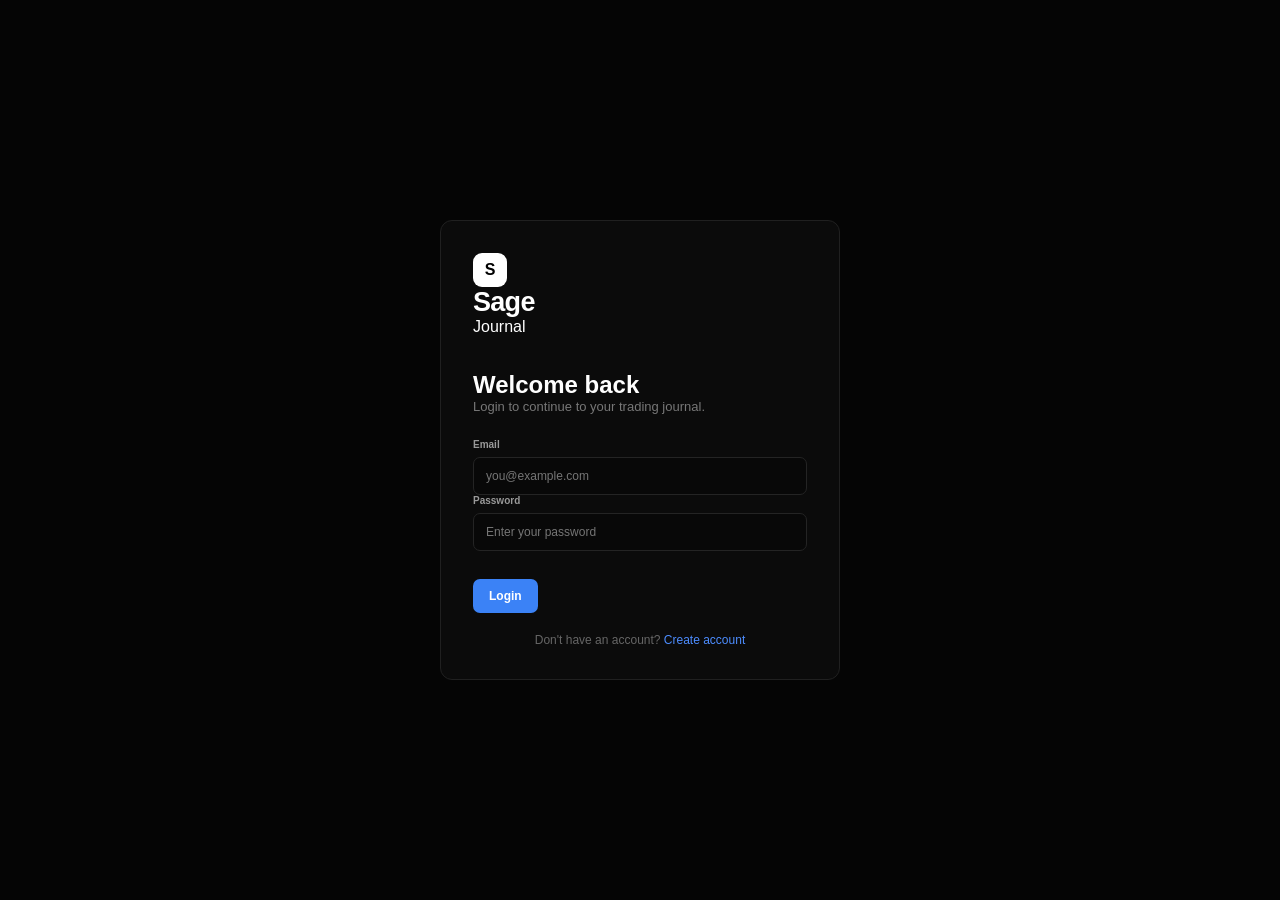
<file: index.html>
<!DOCTYPE html>
<html lang="en">

<head>
    <meta charset="UTF-8">

    <meta
        name="viewport"
        content="width=device-width, initial-scale=1.0"
    >

    <title>Sage Journal — Dashboard</title>

    <link
        rel="stylesheet"
        href="./css/style.css"
    >

    <style>
        html.auth-checking,
        body.auth-loading {
            visibility: hidden;
        }

        body.authenticated {
            visibility: visible;
        }
    </style>

    <script>
        (function () {
            const token =
                localStorage.getItem("sageJournalToken");

            if (!token) {
                window.location.replace("./login.html");
                return;
            }

            document.documentElement.classList.add(
                "auth-checking"
            );
        })();
    </script>
</head>

<body class="auth-loading">

<div class="app">

    <aside class="sidebar">

        <div class="brand">

            <div class="brand-mark">
                S
            </div>

            <div>
                <h2>Sage</h2>
                <span>Journal</span>
            </div>

        </div>

        <nav>

            <a
                href="./index.html"
                class="nav-item active"
            >
                <span>⌂</span>
                Dashboard
            </a>

            <a
                href="./calendar.html"
                class="nav-item"
            >
                <span>□</span>
                Calendar
            </a>

            <a
                href="./trades.html"
                class="nav-item"
            >
                <span>↗</span>
                Trades
            </a>

            <a
                href="./add-trade.html"
                class="nav-item"
            >
                <span>＋</span>
                Add Trade
            </a>

            <a
                href="./analytics.html"
                class="nav-item"
            >
                <span>◫</span>
                Analytics
            </a>

        </nav>

        <div class="sidebar-bottom">

            <div class="account-mini">

                <div
                    class="avatar"
                    data-user-avatar
                >
                    S
                </div>

                <div>

                    <strong data-user-name>
                        Trader
                    </strong>

                    <small data-user-email>
                        Loading...
                    </small>

                </div>

            </div>

            <button
                id="logoutButton"
                class="logout-button"
                type="button"
            >
                Logout
            </button>

        </div>

    </aside>


    <main class="main">

        <header class="topbar">

            <button
                class="mobile-menu"
                id="mobileMenu"
                type="button"
            >
                ☰
            </button>

            <div>

                <p class="eyebrow">
                    TRADING JOURNAL
                </p>

                <h1>
                    Dashboard
                </h1>

            </div>

            <a
                href="./add-trade.html"
                class="primary-btn"
            >
                + Add Trade
            </a>

        </header>


        <div id="dashboard">

            <section class="stats-grid">

                <div class="stat-card">

                    <span>Total P&L</span>

                    <strong id="totalPnl">
                        $0.00
                    </strong>

                    <small class="positive">
                        +0.00%
                    </small>

                </div>


                <div class="stat-card">

                    <span>Win Rate</span>

                    <strong id="winRate">
                        0%
                    </strong>

                    <small>
                        0 trades
                    </small>

                </div>


                <div class="stat-card">

                    <span>Profit Factor</span>

                    <strong id="profitFactor">
                        0.00
                    </strong>

                    <small>
                        Overall
                    </small>

                </div>


                <div class="stat-card">

                    <span>Total Trades</span>

                    <strong id="totalTrades">
                        0
                    </strong>

                    <small>
                        This account
                    </small>

                </div>

            </section>


            <section class="dashboard-grid">

                <div class="panel equity-panel">

                    <div class="panel-header">

                        <div>

                            <h3>
                                Equity Curve
                            </h3>

                            <p>
                                Your account performance over time
                            </p>

                        </div>

                        <select id="equityRange">

                            <option>All Time</option>
                            <option>This Month</option>
                            <option>This Week</option>

                        </select>

                    </div>


                    <div class="chart-container">

                        <canvas
                            id="equityChart"
                        ></canvas>

                        <div
                            class="empty-chart"
                            id="emptyChart"
                        >

                            <span>⌁</span>

                            <p>
                                No trades yet
                            </p>

                            <small>
                                Add your first trade to start tracking performance.
                            </small>

                        </div>

                    </div>

                </div>


                <div class="panel">

                    <div class="panel-header">

                        <div>

                            <h3>
                                Quick Stats
                            </h3>

                            <p>
                                Current performance
                            </p>

                        </div>

                    </div>


                    <div class="quick-stat">

                        <span>
                            Winning Trades
                        </span>

                        <strong id="winningTrades">
                            0
                        </strong>

                    </div>


                    <div class="quick-stat">

                        <span>
                            Losing Trades
                        </span>

                        <strong id="losingTrades">
                            0
                        </strong>

                    </div>


                    <div class="quick-stat">

                        <span>
                            Average R
                        </span>

                        <strong id="averageR">
                            0R
                        </strong>

                    </div>


                    <div class="quick-stat">

                        <span>
                            Best Trade
                        </span>

                        <strong id="bestTrade">
                            0R
                        </strong>

                    </div>


                    <div class="quick-stat">

                        <span>
                            Worst Trade
                        </span>

                        <strong id="worstTrade">
                            0R
                        </strong>

                    </div>

                </div>

            </section>


            <section class="panel recent-panel">

                <div class="panel-header">

                    <div>

                        <h3>
                            Recent Trades
                        </h3>

                        <p>
                            Your latest journal entries
                        </p>

                    </div>

                    <a
                        href="./trades.html"
                        class="text-btn"
                    >
                        View all →
                    </a>

                </div>


                <div class="table-wrapper">

                    <table>

                        <thead>

                            <tr>

                                <th>Date</th>
                                <th>Pair</th>
                                <th>Direction</th>
                                <th>Setup</th>
                                <th>Result</th>
                                <th>R</th>
                                <th>P&L</th>

                            </tr>

                        </thead>

                        <tbody id="recentTrades">

                            <tr class="empty-row">

                                <td colspan="7">
                                    No trades recorded yet.
                                </td>

                            </tr>

                        </tbody>

                    </table>

                </div>

            </section>

        </div>

    </main>

</div>

<script src="./js/app.js"></script>

</body>
</html>
</file>
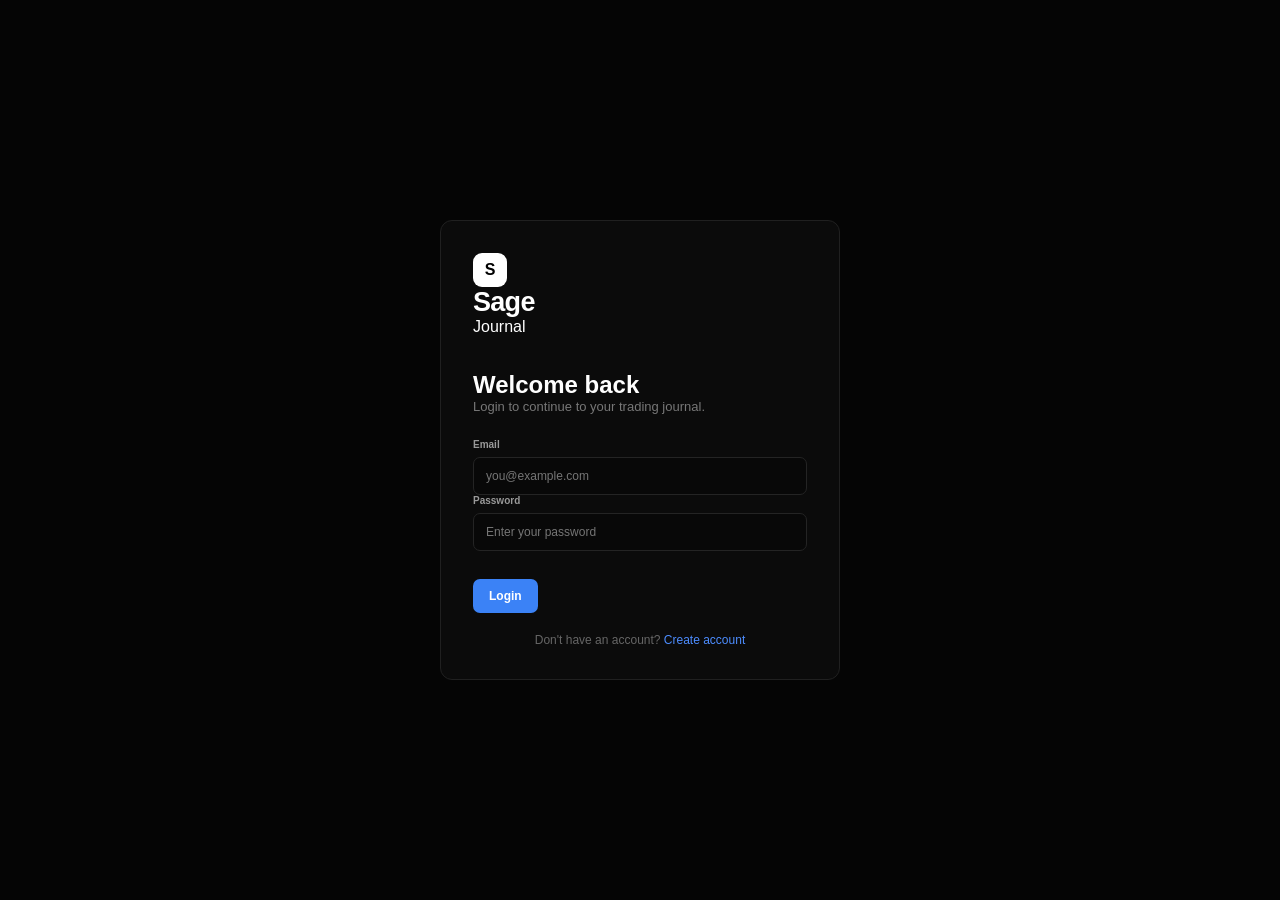
<file: add-trade.html>
<!DOCTYPE html>
<html lang="en">

<head>
    <meta charset="UTF-8">
    <meta name="viewport" content="width=device-width, initial-scale=1.0">
    <title>Sage Journal — Add Trade</title>
    <link rel="stylesheet" href="css/style.css">
</head>

<body>

<div class="app">

    <aside class="sidebar">

        <div class="brand">
            <div class="brand-mark">S</div>

            <div>
                <h2>Sage</h2>
                <span>Journal</span>
            </div>
        </div>

        <nav>
            <a href="index.html" class="nav-item">
                <span>⌂</span> Dashboard
            </a>

            <a href="calendar.html" class="nav-item">
                <span>□</span> Calendar
            </a>

            <a href="trades.html" class="nav-item">
                <span>↗</span> Trades
            </a>

            <a href="add-trade.html" class="nav-item active">
                <span>＋</span> Add Trade
            </a>

            <a href="analytics.html" class="nav-item">
                <span>◫</span> Analytics
            </a>
        </nav>

        <div class="sidebar-bottom">
            <div class="account-mini">
                <div class="avatar">S</div>

                <div>
                    <strong>Trader</strong>
                    <small>Demo Account</small>
                </div>
            </div>
        </div>

    </aside>


    <main class="main">

        <header class="topbar">

            <button class="mobile-menu" id="mobileMenu">
                ☰
            </button>

            <div>
                <p class="eyebrow">TRADING JOURNAL</p>
                <h1>Add Trade</h1>
            </div>

        </header>


        <form id="tradeForm" class="trade-form">


            <!-- TRADE INFORMATION -->

            <section class="panel">

                <div class="panel-header">
                    <div>
                        <h3>Trade Information</h3>
                        <p>Basic information about the trade.</p>
                    </div>
                </div>


                <div class="form-grid">

                    <div class="form-group">
                        <label>Date</label>
                        <input type="date" id="tradeDate" required>
                    </div>


                    <div class="form-group">
                        <label>Entry Time</label>
                        <input type="time" id="entryTime">
                    </div>


                    <div class="form-group">
                        <label>Exit Time</label>
                        <input type="time" id="exitTime">
                    </div>


                    <div class="form-group">
                        <label>Pair / Market</label>
                        <input
                            type="text"
                            id="pair"
                            placeholder="EURUSD"
                            required
                        >
                    </div>


                    <div class="form-group">
                        <label>Direction</label>

                        <select id="direction">
                            <option value="Buy">Buy</option>
                            <option value="Sell">Sell</option>
                        </select>
                    </div>


                    <div class="form-group">
                        <label>Session</label>

                        <select id="session">
                            <option value="London">London</option>
                            <option value="New York">New York</option>
                            <option value="Asian">Asian</option>
                            <option value="Other">Other</option>
                        </select>
                    </div>


                    <div class="form-group">
                        <label>Account</label>

                        <select id="account">
                            <option value="Demo">Demo Account</option>
                            <option value="Live">Live Account</option>
                        </select>
                    </div>


                    <div class="form-group">
                        <label>Strategy</label>

                        <input
                            type="text"
                            id="strategy"
                            placeholder="My strategy"
                        >
                    </div>


                    <div class="form-group">
                        <label>Setup</label>

                        <input
                            type="text"
                            id="setup"
                            placeholder="MSS + FVG"
                        >
                    </div>

                </div>

            </section>



            <!-- MARKET CONTEXT -->

            <section class="panel">

                <div class="panel-header">

                    <div>
                        <h3>Market Context</h3>
                        <p>Record what you saw before entering.</p>
                    </div>

                </div>


                <div class="form-grid">

                    <div class="form-group">
                        <label>HTF — 4H Bias</label>

                        <select id="htfBias">
                            <option value="">Select</option>
                            <option value="Bullish">Bullish</option>
                            <option value="Bearish">Bearish</option>
                            <option value="Neutral">Neutral</option>
                        </select>
                    </div>


                    <div class="form-group">
                        <label>MTF — 15M Structure</label>

                        <select id="mtfStructure">
                            <option value="">Select</option>
                            <option value="Bullish">Bullish</option>
                            <option value="Bearish">Bearish</option>
                            <option value="Range">Range</option>
                        </select>
                    </div>


                    <div class="form-group">
                        <label>LTF — 5M Confirmation</label>

                        <select id="ltfConfirmation">
                            <option value="">Select</option>
                            <option value="MSS">MSS</option>
                            <option value="Pattern">Pattern</option>
                            <option value="Both">Both</option>
                            <option value="None">None</option>
                        </select>
                    </div>


                    <div class="form-group">
                        <label>Liquidity Sweep</label>

                        <select id="liquidity">
                            <option value="">Select</option>
                            <option value="Yes">Yes</option>
                            <option value="No">No</option>
                        </select>
                    </div>


                    <div class="form-group">
                        <label>MSS</label>

                        <select id="mss">
                            <option value="">Select</option>
                            <option value="Yes">Yes</option>
                            <option value="No">No</option>
                        </select>
                    </div>


                    <div class="form-group">
                        <label>FVG</label>

                        <select id="fvg">
                            <option value="">Select</option>
                            <option value="Yes">Yes</option>
                            <option value="No">No</option>
                        </select>
                    </div>


                    <div class="form-group">
                        <label>Order Block</label>

                        <select id="orderBlock">
                            <option value="">Select</option>
                            <option value="Yes">Yes</option>
                            <option value="No">No</option>
                        </select>
                    </div>


                    <div class="form-group">
                        <label>Support / Resistance</label>

                        <select id="zone">
                            <option value="">Select</option>
                            <option value="Support">Support</option>
                            <option value="Resistance">Resistance</option>
                            <option value="None">None</option>
                        </select>
                    </div>

                </div>

            </section>



            <!-- EXECUTION -->

            <section class="panel">

                <div class="panel-header">

                    <div>
                        <h3>Execution</h3>
                        <p>Record the actual trade.</p>
                    </div>

                </div>


                <div class="form-grid">

                    <div class="form-group">
                        <label>Entry Price</label>

                        <input
                            type="number"
                            step="any"
                            id="entry"
                            placeholder="1.08000"
                            required
                        >
                    </div>


                    <div class="form-group">
                        <label>Stop Loss</label>

                        <input
                            type="number"
                            step="any"
                            id="stopLoss"
                            placeholder="1.07800"
                            required
                        >
                    </div>


                    <div class="form-group">
                        <label>Take Profit</label>

                        <input
                            type="number"
                            step="any"
                            id="takeProfit"
                            placeholder="1.08400"
                            required
                        >
                    </div>


                    <div class="form-group">
                        <label>Exit Price</label>

                        <input
                            type="number"
                            step="any"
                            id="exitPrice"
                            placeholder="1.08350"
                        >
                    </div>


                    <div class="form-group">
                        <label>Risk ($)</label>

                        <input
                            type="number"
                            step="any"
                            id="risk"
                            placeholder="2"
                            required
                        >
                    </div>


                    <div class="form-group">
                        <label>Position Size</label>

                        <input
                            type="number"
                            step="any"
                            id="positionSize"
                            placeholder="0.01"
                        >
                    </div>


                    <div class="form-group">
                        <label>Result</label>

                        <select id="result">
                            <option value="win">Win</option>
                            <option value="loss">Loss</option>
                            <option value="breakeven">Breakeven</option>
                        </select>
                    </div>


                    <div class="form-group">
                        <label>Actual R</label>

                        <input
                            type="number"
                            step="any"
                            id="rResult"
                            placeholder="2"
                            required
                        >
                    </div>


                    <div class="form-group">
                        <label>P&L ($)</label>

                        <input
                            type="number"
                            step="any"
                            id="pnl"
                            placeholder="4"
                            required
                        >
                    </div>

                </div>


                <div class="calculation-grid">

                    <div class="calculation-box">
                        <span>Planned R:R</span>
                        <strong id="calculatedRR">1 : 0</strong>
                    </div>

                    <div class="calculation-box">
                        <span>Risk Distance</span>
                        <strong id="riskDistance">0</strong>
                    </div>

                    <div class="calculation-box">
                        <span>Reward Distance</span>
                        <strong id="rewardDistance">0</strong>
                    </div>

                </div>

            </section>



            <!-- PSYCHOLOGY -->

            <section class="panel">

                <div class="panel-header">

                    <div>
                        <h3>Psychology & Discipline</h3>
                        <p>Track your behaviour, not just your result.</p>
                    </div>

                </div>


                <div class="form-grid">

                    <div class="form-group">
                        <label>Before Trade</label>

                        <select id="psychologyBefore">
                            <option value="">Select</option>
                            <option value="Calm">Calm</option>
                            <option value="Confident">Confident</option>
                            <option value="Unsure">Unsure</option>
                            <option value="FOMO">FOMO</option>
                            <option value="Fear">Fear</option>
                            <option value="Revenge">Revenge</option>
                        </select>
                    </div>


                    <div class="form-group">
                        <label>During Trade</label>

                        <select id="psychologyDuring">
                            <option value="">Select</option>
                            <option value="Calm">Calm</option>
                            <option value="Patient">Patient</option>
                            <option value="Fearful">Fearful</option>
                            <option value="Overmanaged">Overmanaged</option>
                            <option value="FOMO">FOMO</option>
                        </select>
                    </div>


                    <div class="form-group">
                        <label>After Trade</label>

                        <select id="psychologyAfter">
                            <option value="">Select</option>
                            <option value="Satisfied">Satisfied</option>
                            <option value="Frustrated">Frustrated</option>
                            <option value="Regret">Regret</option>
                            <option value="Neutral">Neutral</option>
                        </select>
                    </div>


                    <div class="form-group">
                        <label>Followed Plan?</label>

                        <select id="followedPlan">
                            <option value="">Select</option>
                            <option value="Yes">Yes</option>
                            <option value="Partially">Partially</option>
                            <option value="No">No</option>
                        </select>
                    </div>


                    <div class="form-group">
                        <label>Trade Quality</label>

                        <select id="tradeQuality">
                            <option value="">Select</option>
                            <option value="A+">A+</option>
                            <option value="A">A</option>
                            <option value="B">B</option>
                            <option value="C">C</option>
                        </select>
                    </div>


                    <div class="form-group">
                        <label>Mistake</label>

                        <select id="mistake">
                            <option value="None">None</option>
                            <option value="Early Entry">Early Entry</option>
                            <option value="Late Entry">Late Entry</option>
                            <option value="Moved SL">Moved SL</option>
                            <option value="Closed Early">Closed Early</option>
                            <option value="Overtrading">Overtrading</option>
                            <option value="FOMO">FOMO</option>
                            <option value="Revenge Trading">Revenge Trading</option>
                            <option value="Ignored Rules">Ignored Rules</option>
                        </select>
                    </div>

                </div>

            </section>



            <!-- REVIEW -->

            <section class="panel">

                <div class="panel-header">

                    <div>
                        <h3>Trade Review</h3>
                        <p>Review the trade while it is still fresh.</p>
                    </div>

                </div>


                <div class="review-fields">

                    <div class="form-group">

                        <label>Why did I enter?</label>

                        <textarea
                            id="entryReason"
                            rows="4"
                            placeholder="What was the reason for this entry?"
                        ></textarea>

                    </div>


                    <div class="form-group">

                        <label>What happened?</label>

                        <textarea
                            id="whatHappened"
                            rows="4"
                            placeholder="Describe how the trade developed."
                        ></textarea>

                    </div>


                    <div class="form-group">

                        <label>What did I do well?</label>

                        <textarea
                            id="whatDidWell"
                            rows="4"
                            placeholder="What part of the execution was good?"
                        ></textarea>

                    </div>


                    <div class="form-group">

                        <label>What could I improve?</label>

                        <textarea
                            id="improvement"
                            rows="4"
                            placeholder="What should I do differently next time?"
                        ></textarea>

                    </div>


                    <div class="form-group">

                        <label>Additional Notes</label>

                        <textarea
                            id="notes"
                            rows="5"
                            placeholder="Anything else worth remembering..."
                        ></textarea>

                    </div>

                </div>

            </section>



            <!-- SCREENSHOTS -->

            <section class="panel">

                <div class="panel-header">

                    <div>
                        <h3>Trade Screenshots</h3>
                        <p>Add chart screenshots for later review.</p>
                    </div>

                </div>


                <div class="screenshot-grid">

                    <label class="upload-box">

                        <input
                            type="file"
                            id="beforeScreenshot"
                            accept="image/*"
                            hidden
                        >

                        <span>＋</span>

                        <strong>Before Trade</strong>

                        <small>
                            Chart before entry
                        </small>

                    </label>


                    <label class="upload-box">

                        <input
                            type="file"
                            id="afterScreenshot"
                            accept="image/*"
                            hidden
                        >

                        <span>＋</span>

                        <strong>After Trade</strong>

                        <small>
                            Chart after exit
                        </small>

                    </label>

                </div>

            </section>



            <div class="form-actions">

                <a
                    href="index.html"
                    class="secondary-btn"
                >
                    Cancel
                </a>

                <button
                    type="submit"
                    class="primary-btn"
                >
                    Save Trade
                </button>

            </div>


        </form>

    </main>

</div>

<script src="js/app.js"></script>

</body>
</html>
</file>
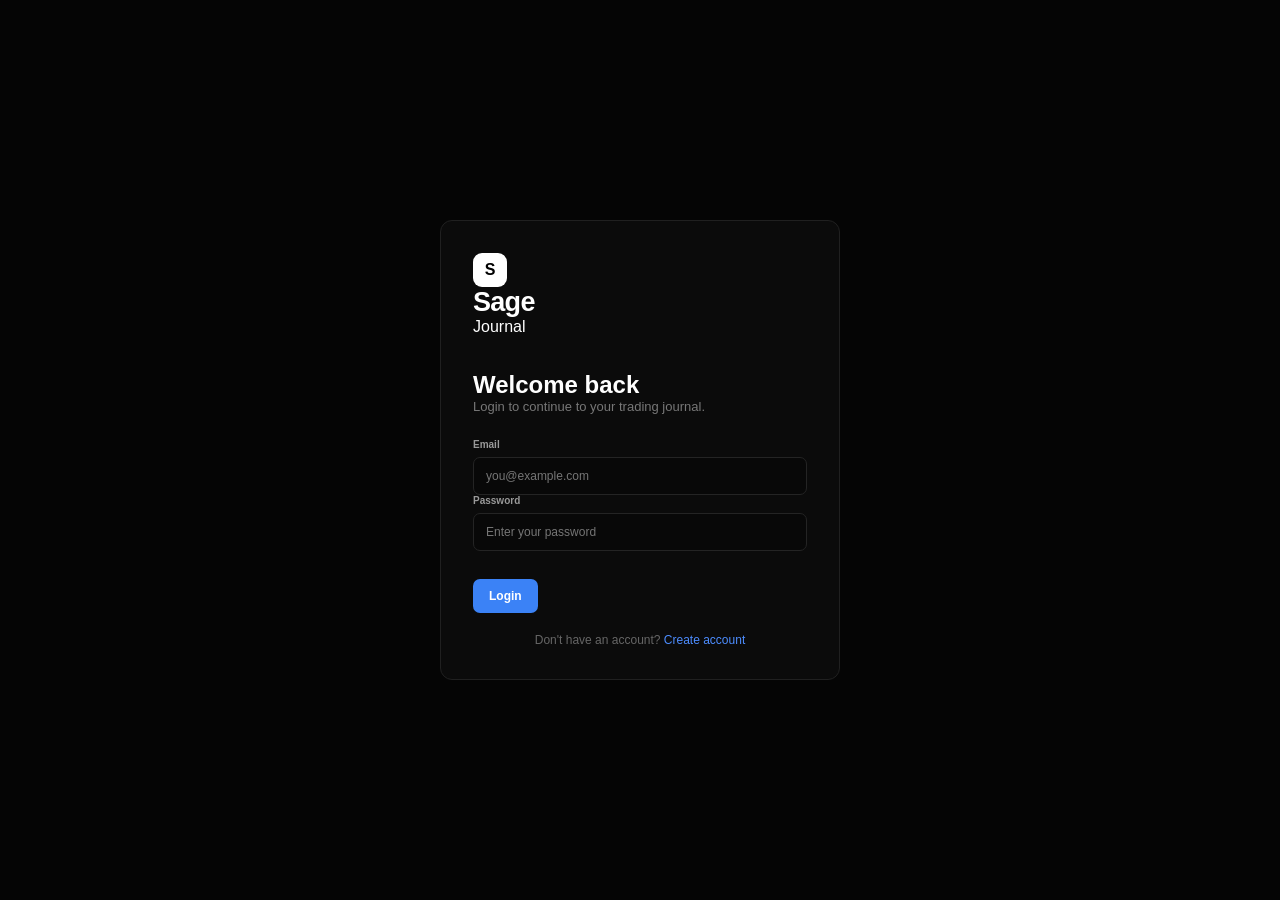
<file: analytics.html>
<!DOCTYPE html>
<html lang="en">

<head>

    <meta charset="UTF-8">

    <meta
        name="viewport"
        content="width=device-width, initial-scale=1.0"
    >

    <title>Sage Journal — Analytics</title>

    <link
        rel="stylesheet"
        href="css/style.css"
    >

</head>


<body>

<div class="app">


    <aside class="sidebar">

        <div class="brand">

            <div class="brand-mark">
                S
            </div>

            <div>
                <h2>Sage</h2>
                <span>Journal</span>
            </div>

        </div>


        <nav>

            <a href="index.html" class="nav-item">
                <span>⌂</span>
                Dashboard
            </a>

            <a href="calendar.html" class="nav-item">
                <span>□</span>
                Calendar
            </a>

            <a href="trades.html" class="nav-item">
                <span>↗</span>
                Trades
            </a>

            <a href="add-trade.html" class="nav-item">
                <span>＋</span>
                Add Trade
            </a>

            <a href="analytics.html" class="nav-item active">
                <span>◫</span>
                Analytics
            </a>

        </nav>


        <div class="sidebar-bottom">

            <div class="account-mini">

                <div class="avatar">
                    S
                </div>

                <div>
                    <strong>Trader</strong>
                    <small>Demo Account</small>
                </div>

            </div>

        </div>

    </aside>



    <main class="main">


        <header class="topbar">

            <button
                class="mobile-menu"
                id="mobileMenu"
            >
                ☰
            </button>


            <div>

                <p class="eyebrow">
                    TRADING JOURNAL
                </p>

                <h1>
                    Analytics
                </h1>

            </div>

        </header>



        <section class="stats-grid">

            <div class="stat-card">

                <span>
                    Expectancy
                </span>

                <strong id="analyticsExpectancy">
                    0R
                </strong>

                <small>
                    Per trade
                </small>

            </div>


            <div class="stat-card">

                <span>
                    Average Winner
                </span>

                <strong id="avgWinner">
                    0R
                </strong>

                <small>
                    Winning trades
                </small>

            </div>


            <div class="stat-card">

                <span>
                    Average Loser
                </span>

                <strong id="avgLoser">
                    0R
                </strong>

                <small>
                    Losing trades
                </small>

            </div>


            <div class="stat-card">

                <span>
                    Max Drawdown
                </span>

                <strong id="maxDrawdown">
                    0R
                </strong>

                <small>
                    From peak
                </small>

            </div>

        </section>



        <section class="analytics-grid">


            <div class="panel">

                <div class="panel-header">

                    <div>

                        <h3>
                            Performance by Session
                        </h3>

                        <p>
                            See where your edge performs best.
                        </p>

                    </div>

                </div>


                <div id="sessionAnalytics">

                    <div class="empty-state">
                        Add trades to see your session performance.
                    </div>

                </div>

            </div>



            <div class="panel">

                <div class="panel-header">

                    <div>

                        <h3>
                            Performance by Setup
                        </h3>

                        <p>
                            Compare your trading setups.
                        </p>

                    </div>

                </div>


                <div id="setupAnalytics">

                    <div class="empty-state">
                        Add trades to see setup performance.
                    </div>

                </div>

            </div>


        </section>



        <section class="panel">

            <div class="panel-header">

                <div>

                    <h3>
                        Performance by Pair
                    </h3>

                    <p>
                        Your results across different markets.
                    </p>

                </div>

            </div>


            <div id="pairAnalytics">

                <div class="empty-state">
                    Add trades to see pair performance.
                </div>

            </div>

        </section>


    </main>

</div>


<script src="js/app.js"></script>

</body>

</html>
</file>
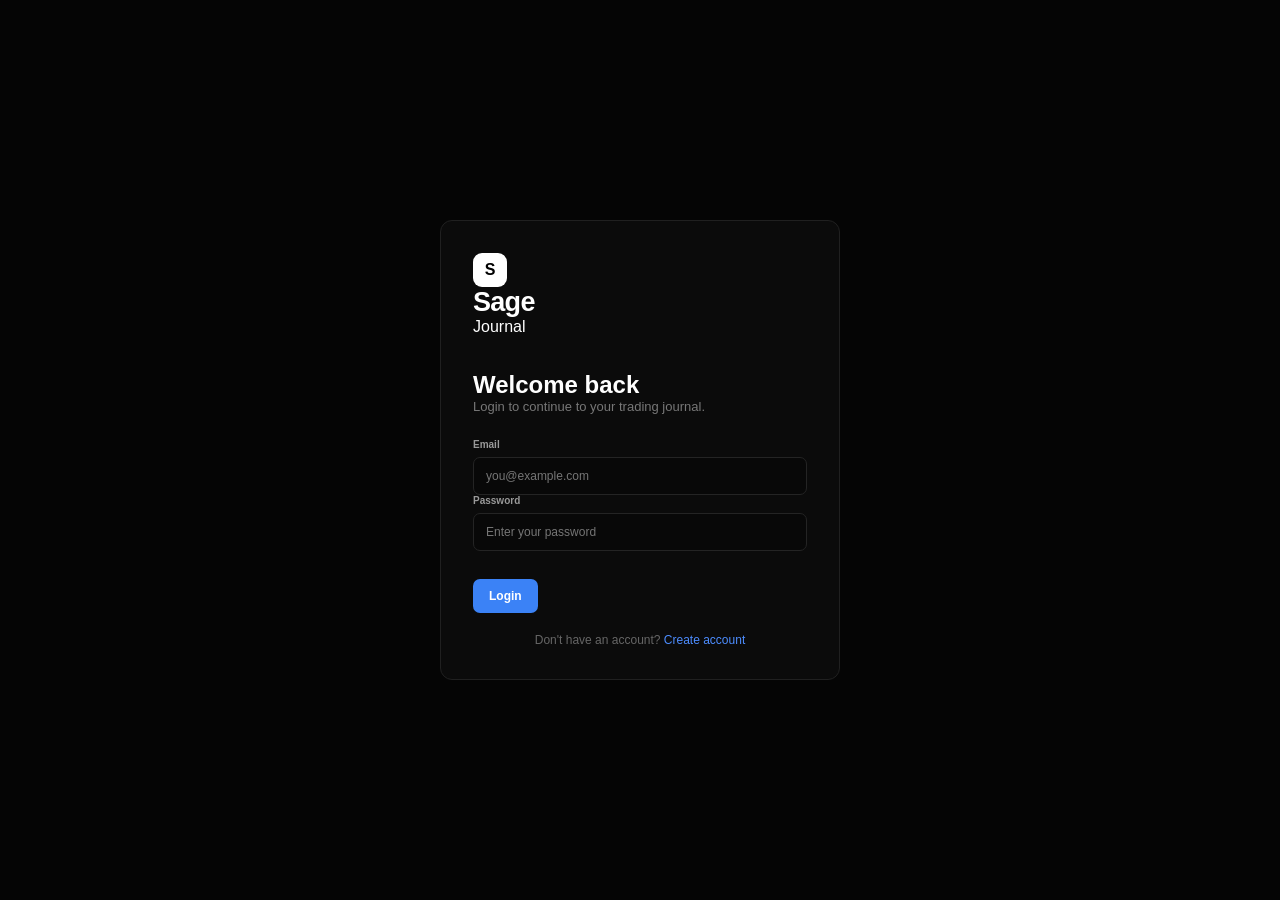
<file: calendar.html>
<!DOCTYPE html>
<html lang="en">
<head>
    <meta charset="UTF-8">
    <meta name="viewport" content="width=device-width, initial-scale=1.0">
    <title>Sage Journal — Calendar</title>
    <link rel="stylesheet" href="css/style.css">
</head>

<body>

<div class="app">

    <aside class="sidebar">
        <div class="brand">
            <div class="brand-mark">S</div>
            <div>
                <h2>Sage</h2>
                <span>Journal</span>
            </div>
        </div>

        <nav>
            <a href="index.html" class="nav-item">
                <span>⌂</span> Dashboard
            </a>

            <a href="calendar.html" class="nav-item active">
                <span>□</span> Calendar
            </a>

            <a href="trades.html" class="nav-item">
                <span>↗</span> Trades
            </a>

            <a href="add-trade.html" class="nav-item">
                <span>＋</span> Add Trade
            </a>

            <a href="analytics.html" class="nav-item">
                <span>◫</span> Analytics
            </a>
        </nav>

        <div class="sidebar-bottom">
            <div class="account-mini">
                <div class="avatar">S</div>
                <div>
                    <strong>Trader</strong>
                    <small>Demo Account</small>
                </div>
            </div>
        </div>
    </aside>


    <main class="main">

        <header class="topbar">
            <button class="mobile-menu" id="mobileMenu">☰</button>

            <div>
                <p class="eyebrow">TRADING JOURNAL</p>
                <h1>Calendar</h1>
            </div>

            <a href="add-trade.html" class="primary-btn">
                + Add Trade
            </a>
        </header>


        <section class="panel calendar-panel">

            <div class="calendar-top">

                <button class="calendar-arrow" id="prevMonth">←</button>

                <h2 id="calendarTitle"></h2>

                <button class="calendar-arrow" id="nextMonth">→</button>

            </div>


            <div class="calendar-weekdays">
                <span>Sun</span>
                <span>Mon</span>
                <span>Tue</span>
                <span>Wed</span>
                <span>Thu</span>
                <span>Fri</span>
                <span>Sat</span>
            </div>


            <div class="calendar-grid" id="calendarGrid"></div>


            <div class="calendar-legend">

                <div>
                    <i class="legend-dot win"></i>
                    Winning day
                </div>

                <div>
                    <i class="legend-dot loss"></i>
                    Losing day
                </div>

                <div>
                    <i class="legend-dot neutral"></i>
                    No trades
                </div>

            </div>

        </section>

    </main>

</div>

<script src="js/app.js"></script>

</body>
</html>
</file>
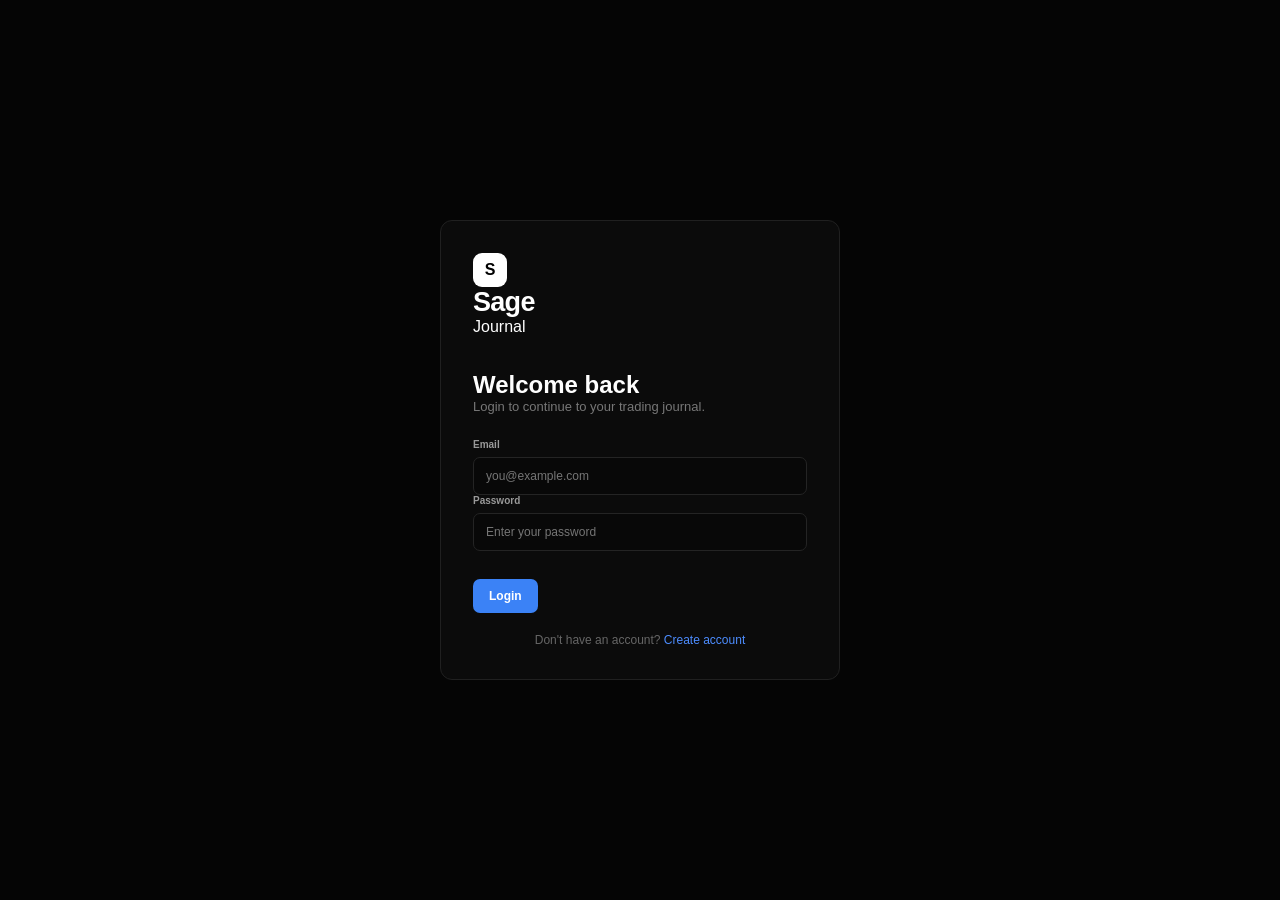
<file: login.html>
<!DOCTYPE html>
<html lang="en">

<head>

    <meta charset="UTF-8">

    <meta
        name="viewport"
        content="width=device-width, initial-scale=1.0"
    >

    <title>Sage Journal — Login</title>

    <link
        rel="stylesheet"
        href="./css/style.css"
    >

</head>

<body>

<main class="auth-page">

    <div class="auth-card">

        <div class="auth-brand">

            <div class="brand-mark">
                S
            </div>

            <div>
                <h1>Sage</h1>
                <span>Journal</span>
            </div>

        </div>


        <div class="auth-heading">

            <h2>
                Welcome back
            </h2>

            <p>
                Login to continue to your trading journal.
            </p>

        </div>


        <form id="loginForm">

            <div class="form-group">

                <label for="loginEmail">
                    Email
                </label>

                <input
                    type="email"
                    id="loginEmail"
                    name="email"
                    placeholder="you@example.com"
                    autocomplete="email"
                    required
                >

            </div>


            <div class="form-group">

                <label for="loginPassword">
                    Password
                </label>

                <input
                    type="password"
                    id="loginPassword"
                    name="password"
                    placeholder="Enter your password"
                    autocomplete="current-password"
                    required
                >

            </div>


            <p
                id="loginError"
                class="auth-error"
                aria-live="polite"
            ></p>


            <button
                type="submit"
                class="primary-btn auth-submit"
            >
                Login
            </button>

        </form>


        <div class="auth-switch">

            <span>
                Don't have an account?
            </span>

            <a
                href="./register.html"
                id="createAccountLink"
            >
                Create account
            </a>

        </div>

    </div>

</main>


<script src="./js/app.js"></script>

</body>
</html>
</file>
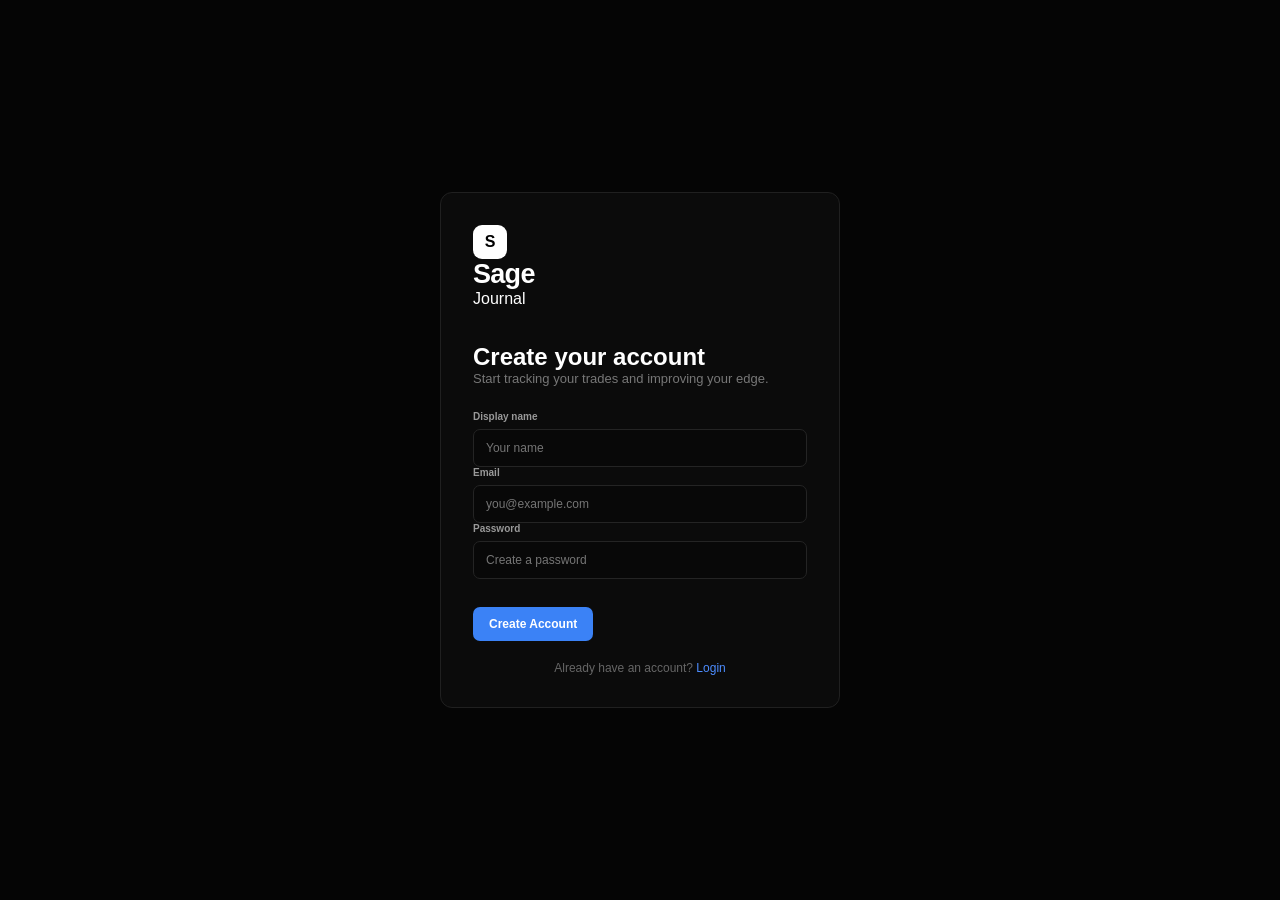
<file: register.html>
<!DOCTYPE html>
<html lang="en">

<head>

    <meta charset="UTF-8">

    <meta
        name="viewport"
        content="width=device-width, initial-scale=1.0"
    >

    <title>Sage Journal — Create Account</title>

    <link
        rel="stylesheet"
        href="./css/style.css"
    >

</head>

<body>

<main class="auth-page">

    <div class="auth-card">

        <div class="auth-brand">

            <div class="brand-mark">
                S
            </div>

            <div>
                <h1>Sage</h1>
                <span>Journal</span>
            </div>

        </div>


        <div class="auth-heading">

            <h2>
                Create your account
            </h2>

            <p>
                Start tracking your trades and improving your edge.
            </p>

        </div>


        <form id="registerForm">

            <div class="form-group">

                <label for="registerName">
                    Display name
                </label>

                <input
                    type="text"
                    id="registerName"
                    name="displayName"
                    placeholder="Your name"
                    autocomplete="name"
                    required
                >

            </div>


            <div class="form-group">

                <label for="registerEmail">
                    Email
                </label>

                <input
                    type="email"
                    id="registerEmail"
                    name="email"
                    placeholder="you@example.com"
                    autocomplete="email"
                    required
                >

            </div>


            <div class="form-group">

                <label for="registerPassword">
                    Password
                </label>

                <input
                    type="password"
                    id="registerPassword"
                    name="password"
                    placeholder="Create a password"
                    autocomplete="new-password"
                    minlength="8"
                    required
                >

            </div>


            <p
                id="registerError"
                class="auth-error"
                aria-live="polite"
            ></p>


            <button
                type="submit"
                class="primary-btn auth-submit"
            >
                Create Account
            </button>

        </form>


        <div class="auth-switch">

            <span>
                Already have an account?
            </span>

            <a
                href="./login.html"
                id="loginLink"
            >
                Login
            </a>

        </div>

    </div>

</main>


<script src="./js/app.js"></script>

</body>
</html>
</file>
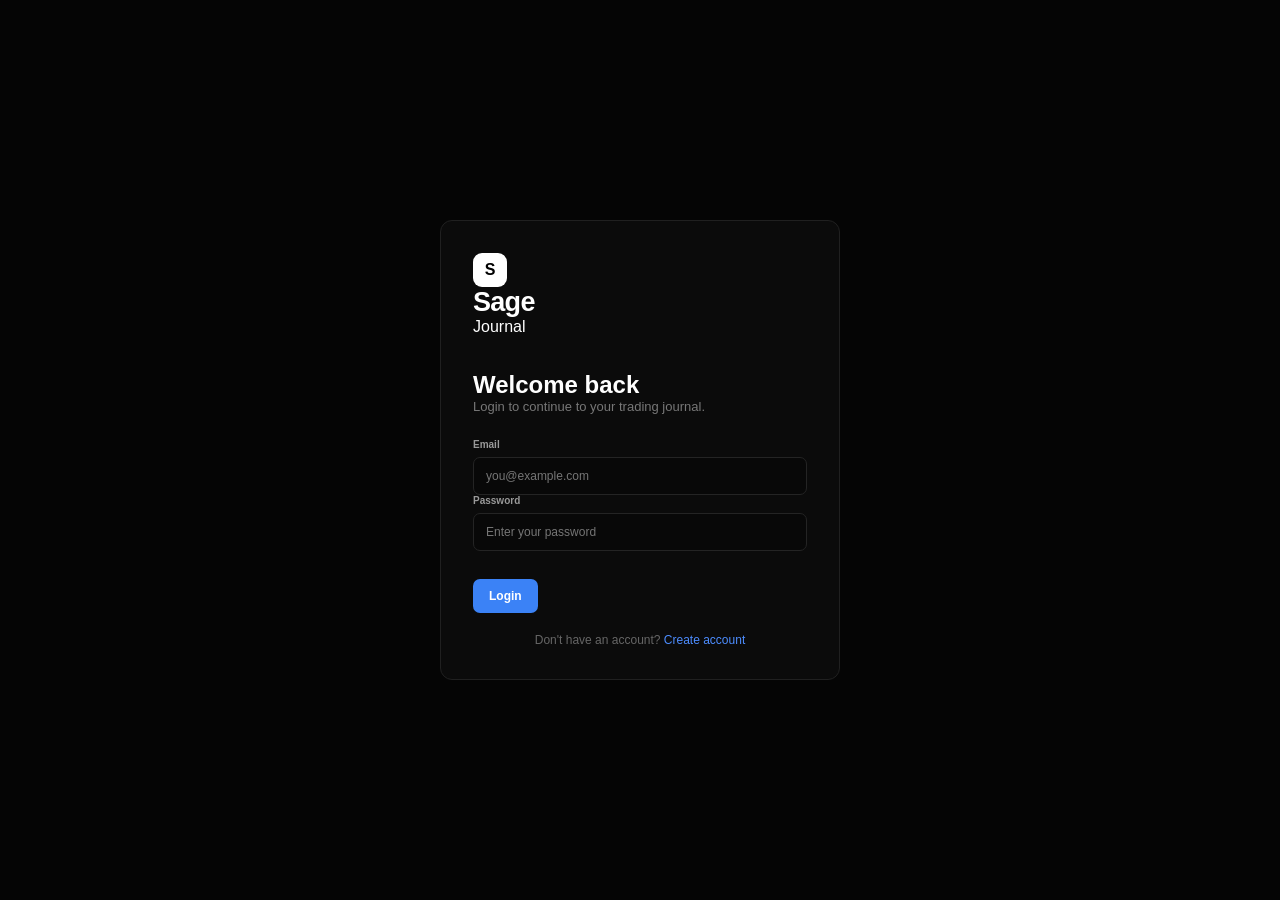
<file: trades.html>
<!DOCTYPE html>
<html lang="en">
<head>
    <meta charset="UTF-8">
    <meta name="viewport" content="width=device-width, initial-scale=1.0">
    <title>Sage Journal — Trades</title>
    <link rel="stylesheet" href="css/style.css">
</head>

<body>

<div class="app">

    <aside class="sidebar">

        <div class="brand">
            <div class="brand-mark">S</div>

            <div>
                <h2>Sage</h2>
                <span>Journal</span>
            </div>
        </div>


        <nav>

            <a href="index.html" class="nav-item">
                <span>⌂</span> Dashboard
            </a>

            <a href="calendar.html" class="nav-item">
                <span>□</span> Calendar
            </a>

            <a href="trades.html" class="nav-item active">
                <span>↗</span> Trades
            </a>

            <a href="add-trade.html" class="nav-item">
                <span>＋</span> Add Trade
            </a>

            <a href="analytics.html" class="nav-item">
                <span>◫</span> Analytics
            </a>

        </nav>


        <div class="sidebar-bottom">

            <div class="account-mini">

                <div class="avatar">S</div>

                <div>
                    <strong>Trader</strong>
                    <small>Demo Account</small>
                </div>

            </div>

        </div>

    </aside>


    <main class="main">

        <header class="topbar">

            <button class="mobile-menu" id="mobileMenu">☰</button>

            <div>
                <p class="eyebrow">TRADING JOURNAL</p>
                <h1>Trades</h1>
            </div>

            <a href="add-trade.html" class="primary-btn">
                + Add Trade
            </a>

        </header>


        <section class="panel">

            <div class="trade-toolbar">

                <div class="search-box">
                    <input
                        type="text"
                        id="tradeSearch"
                        placeholder="Search pair, setup..."
                    >
                </div>

                <select id="resultFilter">
                    <option value="all">All Results</option>
                    <option value="win">Wins</option>
                    <option value="loss">Losses</option>
                    <option value="breakeven">Breakeven</option>
                </select>

            </div>


            <div class="table-wrapper">

                <table>

                    <thead>

                        <tr>
                            <th>Date</th>
                            <th>Pair</th>
                            <th>Direction</th>
                            <th>Session</th>
                            <th>Setup</th>
                            <th>Result</th>
                            <th>R</th>
                            <th>P&L</th>
                        </tr>

                    </thead>


                    <tbody id="allTrades">

                        <tr class="empty-row">

                            <td colspan="8">
                                No trades recorded yet.
                            </td>

                        </tr>

                    </tbody>

                </table>

            </div>

        </section>

    </main>

</div>

<script src="js/app.js"></script>

</body>
</html>
</file>
<file: css/style.css>
* {
    margin: 0;
    padding: 0;
    box-sizing: border-box;
}


:root {
    --bg: #050505;
    --surface: #0b0b0b;
    --surface-2: #101010;
    --border: #1d1d1d;

    --text: #ffffff;
    --muted: #8a8a8a;

    --blue: #3b82f6;
    --blue-dark: #2563eb;

    --green: #42d392;
    --red: #ff5c5c;
}


body {
    background: var(--bg);
    color: var(--text);
    font-family:
        Inter,
        -apple-system,
        BlinkMacSystemFont,
        "Segoe UI",
        sans-serif;

    min-height: 100vh;
}


a {
    color: inherit;
    text-decoration: none;
}


button,
input,
select,
textarea {
    font: inherit;
}


button {
    cursor: pointer;
}


/* APP */

.app {
    min-height: 100vh;
    display: flex;
}


/* SIDEBAR */

.sidebar {
    width: 230px;
    min-height: 100vh;

    position: fixed;
    left: 0;
    top: 0;

    background: #080808;
    border-right: 1px solid var(--border);

    display: flex;
    flex-direction: column;

    padding: 24px 14px;

    z-index: 100;
}


.brand {
    display: flex;
    align-items: center;
    gap: 11px;

    padding: 0 9px 28px;
}


.brand-mark {
    width: 34px;
    height: 34px;

    display: grid;
    place-items: center;

    background: white;
    color: black;

    border-radius: 9px;

    font-weight: 800;
}


.brand h2 {
    font-size: 17px;
    line-height: 1;
}


.brand span {
    display: block;

    color: var(--muted);

    font-size: 11px;

    margin-top: 4px;
}


nav {
    display: flex;
    flex-direction: column;
    gap: 5px;
}


.nav-item {
    height: 42px;

    display: flex;
    align-items: center;

    gap: 12px;

    padding: 0 12px;

    border-radius: 8px;

    color: #858585;

    font-size: 13px;

    transition: 0.15s ease;
}


.nav-item span {
    width: 18px;
    text-align: center;
}


.nav-item:hover {
    color: white;
    background: #111111;
}


.nav-item.active {
    background: #151515;
    color: white;
}


.nav-item.active span {
    color: var(--blue);
}


.sidebar-bottom {
    margin-top: auto;
}


.account-mini {
    border-top: 1px solid var(--border);

    padding: 18px 8px 2px;

    display: flex;
    align-items: center;

    gap: 10px;
}


.avatar {
    width: 31px;
    height: 31px;

    border-radius: 50%;

    background: #151515;

    border: 1px solid #252525;

    display: grid;
    place-items: center;

    font-size: 12px;
}


.account-mini strong {
    display: block;
    font-size: 12px;
}


.account-mini small {
    display: block;

    color: var(--muted);

    margin-top: 2px;

    font-size: 10px;
}


/* MAIN */

.main {
    width: calc(100% - 230px);

    margin-left: 230px;

    padding: 34px;

    max-width: 1500px;
}


.topbar {
    display: flex;
    justify-content: space-between;
    align-items: center;

    margin-bottom: 28px;
}


.eyebrow {
    color: var(--blue);

    font-size: 9px;
    font-weight: 700;

    letter-spacing: 1.5px;

    margin-bottom: 7px;
}


h1 {
    font-size: 27px;

    letter-spacing: -0.7px;
}


h3 {
    font-size: 14px;
}


.panel-header p {
    color: var(--muted);

    font-size: 11px;

    margin-top: 5px;
}


/* BUTTONS */

.primary-btn {
    border: 0;

    background: var(--blue);

    color: white;

    padding: 10px 16px;

    border-radius: 7px;

    font-size: 12px;
    font-weight: 600;

    display: inline-flex;
    align-items: center;
    justify-content: center;

    transition: 0.15s;
}


.primary-btn:hover {
    background: var(--blue-dark);
}


.secondary-btn {
    border: 1px solid var(--border);

    background: #0d0d0d;

    color: white;

    padding: 10px 16px;

    border-radius: 7px;

    font-size: 12px;
}


.text-btn {
    color: var(--blue);

    font-size: 11px;
}


.mobile-menu {
    display: none;

    border: 1px solid var(--border);

    background: #101010;

    color: white;

    width: 38px;
    height: 38px;

    border-radius: 7px;
}


/* STATS */

.stats-grid {
    display: grid;

    grid-template-columns:
        repeat(4, minmax(0, 1fr));

    gap: 12px;

    margin-bottom: 14px;
}


.stat-card {
    background: var(--surface);

    border: 1px solid var(--border);

    border-radius: 10px;

    padding: 18px;
}


.stat-card span {
    color: var(--muted);

    display: block;

    font-size: 11px;

    margin-bottom: 9px;
}


.stat-card strong {
    font-size: 21px;

    letter-spacing: -0.5px;

    display: block;
}


.stat-card small {
    color: var(--muted);

    display: block;

    margin-top: 6px;

    font-size: 10px;
}


.positive {
    color: var(--green) !important;
}


.negative {
    color: var(--red) !important;
}


/* PANELS */

.panel {
    background: var(--surface);

    border: 1px solid var(--border);

    border-radius: 10px;

    padding: 19px;

    margin-bottom: 14px;
}


.panel-header {
    display: flex;
    justify-content: space-between;
    align-items: center;

    margin-bottom: 18px;
}


/* DASHBOARD */

.dashboard-grid {
    display: grid;

    grid-template-columns:
        minmax(0, 2fr)
        minmax(250px, 1fr);

    gap: 14px;
}


.chart-container {
    height: 300px;

    position: relative;
}


#equityChart {
    width: 100%;
    height: 100%;
}


.empty-chart {
    position: absolute;

    inset: 0;

    display: flex;

    flex-direction: column;

    align-items: center;

    justify-content: center;

    text-align: center;
}


.empty-chart span {
    font-size: 30px;

    color: #444;

    margin-bottom: 8px;
}


.empty-chart p {
    font-size: 13px;
}


.empty-chart small {
    color: var(--muted);

    font-size: 10px;

    margin-top: 5px;
}


.quick-stat {
    display: flex;

    justify-content: space-between;

    padding: 14px 0;

    border-bottom: 1px solid var(--border);

    font-size: 12px;
}


.quick-stat:last-child {
    border-bottom: 0;
}


.quick-stat span {
    color: var(--muted);
}


.quick-stat strong {
    font-weight: 600;
}


/* TABLE */

.table-wrapper {
    overflow-x: auto;
}


table {
    width: 100%;

    border-collapse: collapse;

    min-width: 700px;
}


th {
    text-align: left;

    color: #666;

    font-size: 9px;

    font-weight: 600;

    text-transform: uppercase;

    letter-spacing: 0.6px;

    padding: 11px 10px;

    border-bottom: 1px solid var(--border);
}


td {
    padding: 13px 10px;

    border-bottom: 1px solid #151515;

    font-size: 11px;
}


tbody tr:hover {
    background: #0f0f0f;
}


.empty-row td {
    text-align: center;

    color: var(--muted);

    padding: 40px;
}


.result-win {
    color: var(--green);
}


.result-loss {
    color: var(--red);
}


.result-breakeven {
    color: #aaa;
}


/* FORM */

.trade-form {
    display: flex;

    flex-direction: column;

    gap: 0;
}


.form-grid {
    display: grid;

    grid-template-columns:
        repeat(3, minmax(0, 1fr));

    gap: 16px;
}


.form-group {
    display: flex;

    flex-direction: column;

    gap: 7px;
}


.form-group label {
    font-size: 10px;

    color: #999;

    font-weight: 600;
}


.form-group input,
.form-group select,
.form-group textarea,
.trade-toolbar input,
.trade-toolbar select {

    width: 100%;

    border: 1px solid #242424;

    background: #080808;

    color: white;

    border-radius: 7px;

    padding: 11px 12px;

    outline: none;

    font-size: 12px;
}


.form-group input:focus,
.form-group select:focus,
.form-group textarea:focus {

    border-color: var(--blue);
}


.form-group textarea {
    resize: vertical;

    line-height: 1.6;
}


.calculation-box {
    margin-top: 18px;

    padding: 15px;

    border-radius: 8px;

    background: #0d0d0d;

    border: 1px solid var(--border);

    display: flex;

    justify-content: space-between;
}


.calculation-box span {
    color: var(--muted);

    font-size: 11px;
}


.calculation-box strong {
    color: var(--blue);

    margin-left: 15px;
}


.form-actions {
    display: flex;

    justify-content: flex-end;

    gap: 10px;

    margin-top: 4px;

    margin-bottom: 30px;
}


/* TRADE TOOLBAR */

.trade-toolbar {
    display: flex;

    justify-content: space-between;

    gap: 10px;

    margin-bottom: 18px;
}


.search-box {
    flex: 1;
}


.trade-toolbar select {
    width: 150px;
}


/* CALENDAR */

.calendar-top {
    display: flex;

    justify-content: center;

    align-items: center;

    gap: 20px;

    margin-bottom: 25px;
}


.calendar-top h2 {
    min-width: 180px;

    text-align: center;

    font-size: 16px;
}


.calendar-arrow {
    border: 1px solid var(--border);

    background: #101010;

    color: white;

    width: 34px;
    height: 34px;

    border-radius: 7px;
}


.calendar-weekdays,
.calendar-grid {

    display: grid;

    grid-template-columns:
        repeat(7, 1fr);

}


.calendar-weekdays span {

    text-align: center;

    color: #666;

    font-size: 10px;

    padding: 10px;
}


.calendar-day {

    min-height: 105px;

    border: 1px solid #161616;

    padding: 10px;

    position: relative;

    background: #090909;
}


.calendar-day:hover {
    background: #0e0e0e;
}


.calendar-day.other-month {
    opacity: 0.3;
}


.day-number {
    font-size: 11px;

    color: #aaa;
}


.day-result {
    position: absolute;

    left: 10px;
    bottom: 10px;

    font-size: 10px;

    font-weight: 600;
}


.day-result.win {
    color: var(--green);
}


.day-result.loss {
    color: var(--red);
}


.day-result.breakeven {
    color: #aaa;
}


.calendar-legend {

    display: flex;

    gap: 20px;

    margin-top: 20px;

    color: var(--muted);

    font-size: 10px;
}


.calendar-legend div {

    display: flex;

    align-items: center;

    gap: 6px;
}


.legend-dot {

    width: 7px;
    height: 7px;

    border-radius: 50%;
}


.legend-dot.win {
    background: var(--green);
}


.legend-dot.loss {
    background: var(--red);
}


.legend-dot.neutral {
    background: #444;
}


/* ANALYTICS */

.analytics-grid {

    display: grid;

    grid-template-columns:
        1fr 1fr;

    gap: 14px;
}


.analytics-row {

    display: flex;

    justify-content: space-between;

    align-items: center;

    padding: 13px 0;

    border-bottom: 1px solid var(--border);
}


.analytics-row:last-child {
    border-bottom: 0;
}


.analytics-name {
    font-size: 11px;
}


.analytics-meta {
    color: var(--muted);

    font-size: 10px;

    margin-top: 3px;
}


.analytics-value {
    font-size: 12px;

    font-weight: 600;
}


.empty-state {

    color: var(--muted);

    font-size: 11px;

    text-align: center;

    padding: 30px 10px;
}


/* MOBILE */

@media (max-width: 900px) {

    .sidebar {
        transform: translateX(-100%);

        transition: transform 0.2s ease;
    }


    .sidebar.open {
        transform: translateX(0);
    }


    .main {
        width: 100%;

        margin-left: 0;

        padding: 22px 16px;
    }


    .mobile-menu {
        display: block;
    }


    .topbar {
        gap: 12px;
    }


    .topbar > div {
        margin-right: auto;
    }


    .stats-grid {
        grid-template-columns:
            repeat(2, 1fr);
    }


    .dashboard-grid,
    .analytics-grid {
        grid-template-columns: 1fr;
    }


    .form-grid {
        grid-template-columns:
            repeat(2, 1fr);
    }

}


@media (max-width: 600px) {

    .main {
        padding: 18px 12px;
    }


    h1 {
        font-size: 23px;
    }


    .topbar {
        margin-bottom: 20px;
    }


    .primary-btn {
        padding: 9px 12px;

        font-size: 11px;
    }


    .stats-grid {
        gap: 8px;
    }


    .stat-card {
        padding: 14px;
    }


    .stat-card strong {
        font-size: 17px;
    }


    .panel {
        padding: 14px;
    }


    .form-grid {
        grid-template-columns: 1fr;
    }


    .trade-toolbar {
        flex-direction: column;
    }


    .trade-toolbar select {
        width: 100%;
    }


    .calendar-day {
        min-height: 70px;

        padding: 6px;
    }


    .calendar-weekdays span {
        font-size: 8px;
    }


    .day-result {
        left: 6px;
        bottom: 6px;

        font-size: 8px;
    }


    .calendar-legend {
        flex-wrap: wrap;
    }

}
/* UPGRADED TRADE FORM */

.calculation-grid {
    display: grid;
    grid-template-columns: repeat(3, 1fr);
    gap: 10px;
    margin-top: 18px;
}

.calculation-box {
    margin-top: 0;
    min-height: 58px;
}

.review-fields {
    display: flex;
    flex-direction: column;
    gap: 18px;
}

.screenshot-grid {
    display: grid;
    grid-template-columns: 1fr 1fr;
    gap: 12px;
}

.upload-box {
    min-height: 150px;
    border: 1px dashed #2b2b2b;
    border-radius: 9px;
    background: #080808;
    display: flex;
    flex-direction: column;
    align-items: center;
    justify-content: center;
    cursor: pointer;
    transition: 0.15s ease;
}

.upload-box:hover {
    border-color: #3b82f6;
    background: #0b0d11;
}

.upload-box span {
    width: 34px;
    height: 34px;
    border-radius: 50%;
    background: #151515;
    display: grid;
    place-items: center;
    color: #3b82f6;
    font-size: 20px;
    margin-bottom: 10px;
}

.upload-box strong {
    font-size: 12px;
}

.upload-box small {
    color: #666;
    font-size: 10px;
    margin-top: 5px;
}

@media (max-width: 900px) {
    .calculation-grid {
        grid-template-columns: 1fr;
    }
}

@media (max-width: 600px) {
    .screenshot-grid {
        grid-template-columns: 1fr;
    }
}
/* =========================================================
   AUTH PAGES
   ========================================================= */

.auth-page {

    min-height: 100vh;

    display: flex;

    align-items: center;

    justify-content: center;

    padding: 20px;

    background: #050505;

}


.auth-card {

    width: 100%;

    max-width: 400px;

    padding: 32px;

    background: #0b0b0b;

    border: 1px solid #202020;

    border-radius: 12px;

}


.auth-brand {

    justify-content: center;

    margin-bottom: 35px;

}


.auth-heading {

    margin-bottom: 25px;

}


.auth-heading h1 {

    margin: 0 0 8px;

    font-size: 25px;

}


.auth-heading p {

    margin: 0;

    color: #777;

    font-size: 13px;

}


.auth-button {

    width: 100%;

    margin-top: 10px;

}


.auth-switch {

    text-align: center;

    color: #666;

    font-size: 12px;

    margin-top: 20px;

}


.auth-switch a {

    color: #4d8dff;

    text-decoration: none;

}


.auth-error {

    color: #ff5c5c;

    font-size: 12px;

    min-height: 18px;

    margin: 10px 0 0;

}
</file>
